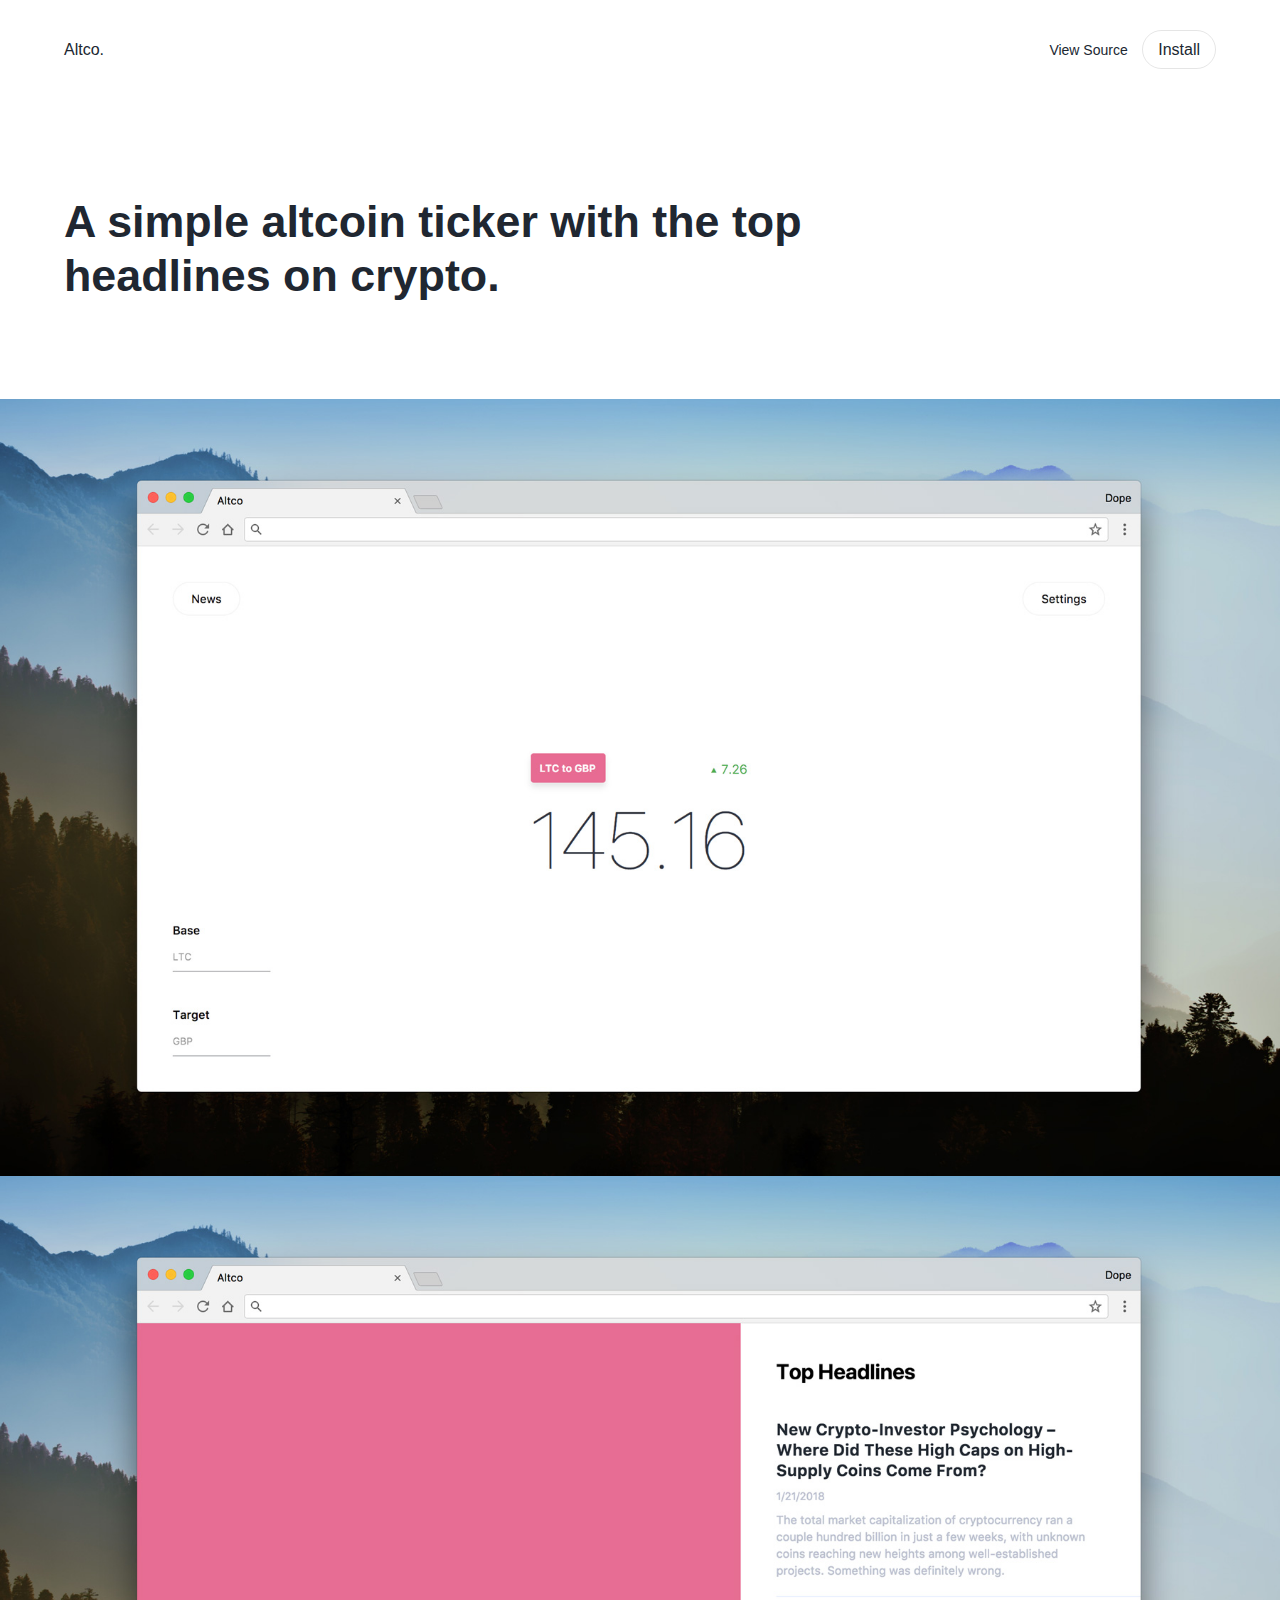
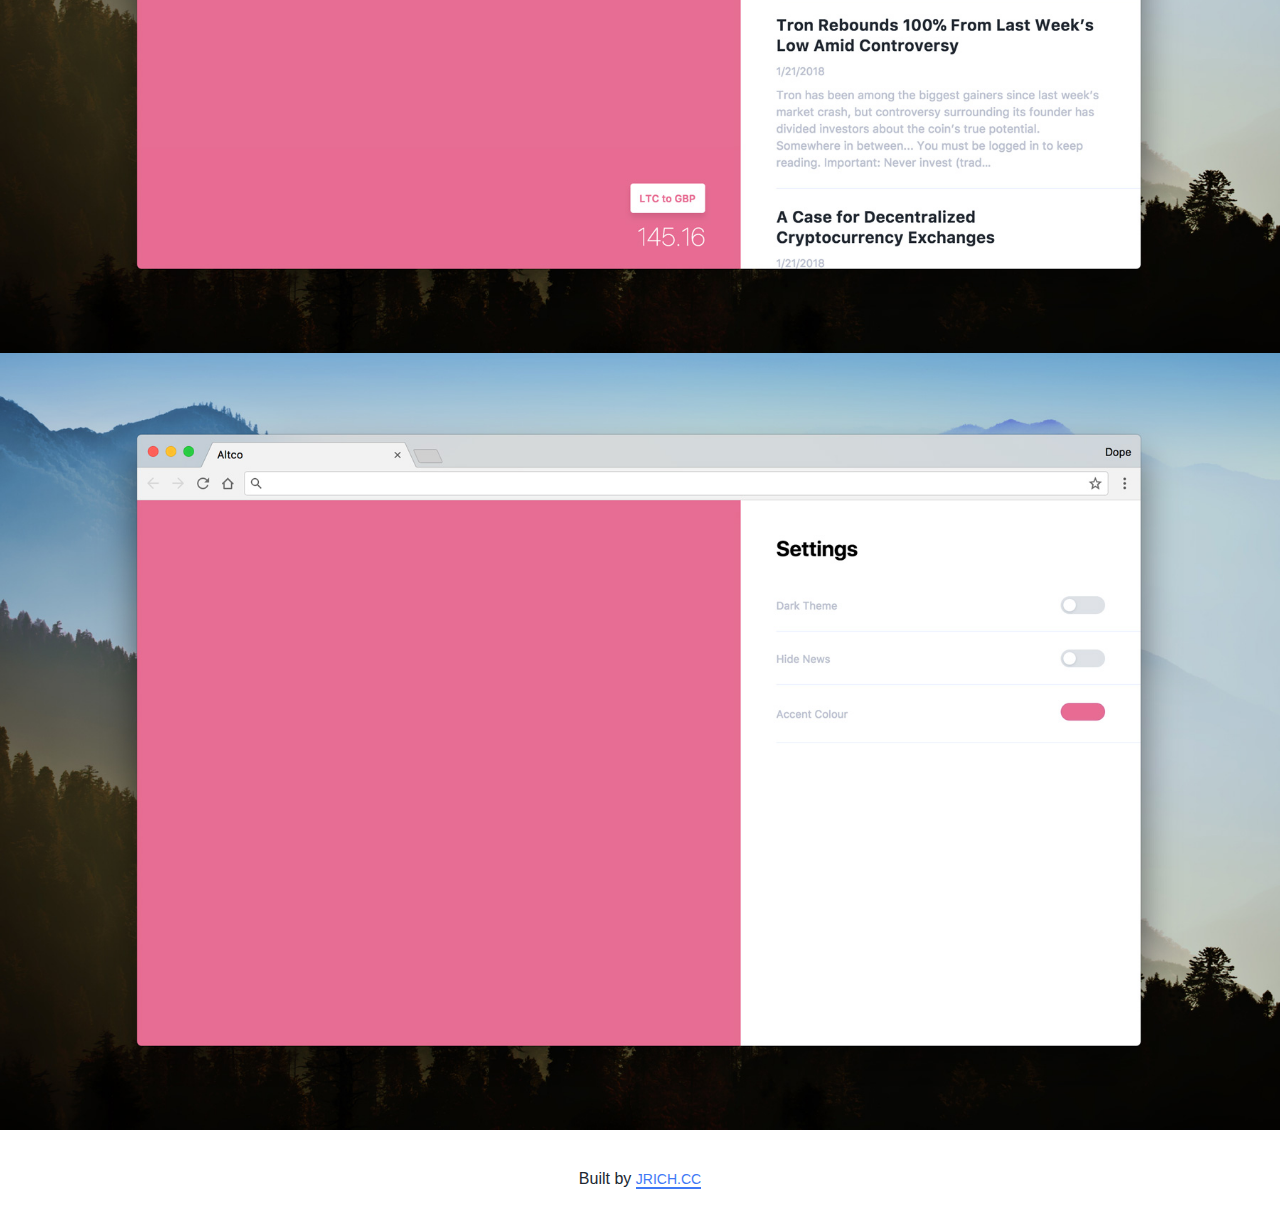
<file: docs/index.html>
<!DOCTYPE html>
<html lang="en">
<head>
    <meta charset="UTF-8">
    <meta name="viewport" content="width=device-width, initial-scale=1.0">
    <meta http-equiv="X-UA-Compatible" content="ie=edge">
    <title>Altco</title>
    <link rel="stylesheet" href="style.css">

    <meta name="twitter:card" content="summary" />
    <meta name="twitter:creator" content="@joericho" />
    <meta property="og:url" content="http://altco.space" />
    <meta property="og:title" content="Altco" />
    <meta property="og:description" content="A simple altcoin ticker with the top headlines on crypto" />
    <meta property="og:image" content="http://altco.space/images/dark.jpg" />
</head>
<body>
    <main>
        <header>
            <a href="/" class="logo">Altco.</a><!--
            --><div class="install">
            <a class="source" target="_blank" href="//github.com/dope/altco">View Source</a>
            <a class="btn js-download" target="_blank" href="https://chrome.google.com/webstore/detail/altco/dlmjmklpkfldkhbfkkhbnegfiacaognj?ref=producthunt">Install</a>
            </div>
        </header>

        <section class="hero">
          <h1>A simple altcoin ticker with the top headlines on crypto.</h1>
        </section>
    </main>

    <section class="gallery">
      <img src="images/light.jpg" alt="" class="gallery__item">
      <img src="images/news.jpg" alt="" class="gallery__item">
      <img src="images/settings.jpg" alt="" class="gallery__item">
    </section>

    <footer>
      <p>Built by <a href="http://jrich.cc" target="_blank">jrich.cc</a></p>
    </footer>

    <script async src="https://www.googletagmanager.com/gtag/js?id=UA-43771945-4"></script>
    <script>
      window.dataLayer = window.dataLayer || [];
      function gtag(){dataLayer.push(arguments);}
      gtag('js', new Date());

      gtag('config', 'UA-43771945-4');
    document.querySelector('.js-download').addEventListener('click', function() {
      gtag('event', 'click', {
        'event_category': 'downloads',
        'event_label': 'Hero Button'
      });
    });
    </script>
</body>
</html>
</file>
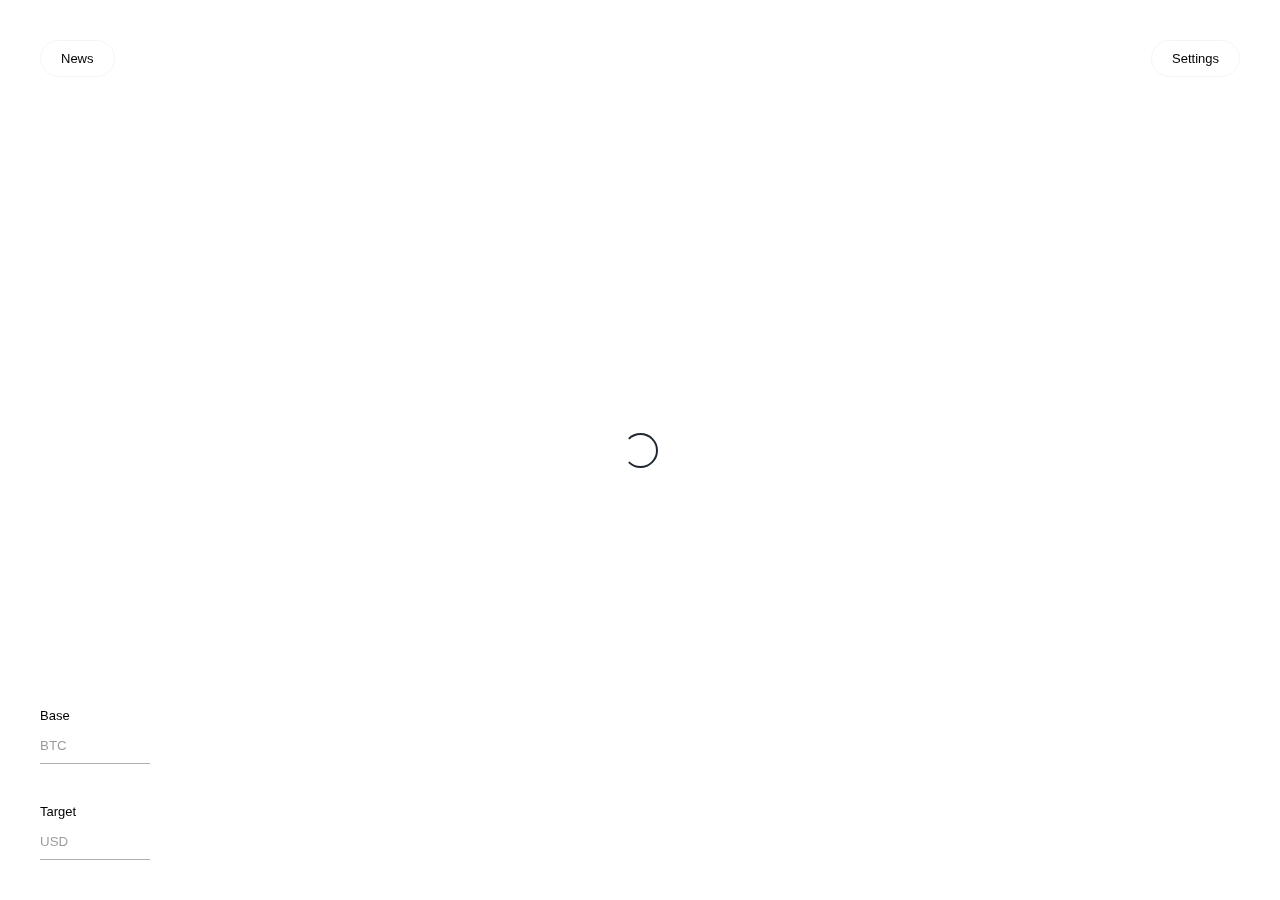
<file: src/override.html>
<!DOCTYPE html>
<html lang="en">
<head>
    <meta charset="UTF-8">
    <meta name="viewport" content="width=device-width, initial-scale=1.0">
    <meta http-equiv="X-UA-Compatible" content="ie=edge">
    <title>Altco</title>
    <link rel="stylesheet" href="style.css">
    <style>
      .bg-accent {
        background: #3F79F6;
      }

      .c-accent {
        color: #3F79F6;
      }
    </style>
</head>
<body>

  <span class="spinner" id="spinner"></span>

  <section>
    <div class="group">
      <label>Base</label>
      <input type="text" id="base">
    </div>

    <div class="group">
      <label>Target</label>
      <input type="text" id="target">
    </div>
  </section>

  <div id="main" class="main price">
    <h4 class="price__name bg-accent" id="name"></h4>
    <span id="price"></span>

    <span class="change" id="change"></span>
  </div>

  <button class="btn btn--news newsBtn">News</button>

  <div class="modal modal--news">
    <div class="modal__price">
      <h4 class="price__name c-accent" id="modalName"></h4>
      <span id="modalPrice"></span>
    </div>

    <div class="modal__overlay modal__overlay--news bg-accent"></div>
    <div class="modal__inner">
      <span class="spinner spinner--modal" id="modalSpinner"></span>
      <div id="mainPosts">
        <h1 class="modal__title">Top Headlines</h1>
        <article id="posts">
        </article>
      </div>
    </div>
  </div>

  <button class="btn btn--settings settingsBtn">Settings</button>

  <div class="modal modal--settings">
    <div class="modal__overlay modal__overlay--settings bg-accent"></div>
    <div class="modal__inner">
      <h1 class="modal__title">Settings</h1>
      <div class="settings">
        <div class="settings__item">
          <span>Dark Theme</span>
          <div class="checkbox">
            <input id="theme" type="checkbox">
            <label for="theme"></label>
          </div>
        </div>

        <div class="settings__item">
          <span>Hide News</span>
          <div class="checkbox">
            <input id="hideNews" type="checkbox">
            <label for="hideNews"></label>
          </div>
        </div>

        <div class="settings__item">
          <span>Accent Colour</span>
          <label class="color bg-accent">
            <input class="color__input" type="color" id="color">
          </label>
        </div>

      </div>
    </div>
  </div>

</body>

<script src="scripts.js" charset="utf-8"></script>
</html>
</file>
<file: docs/style.css>
:root {
  --main-accent: #3F79F6;
  --font-stack: -apple-system, BlinkMacSystemFont, "Segoe UI", Roboto, Helvetica, Arial, sans-serif, "Apple Color Emoji", "Segoe UI Emoji", "Segoe UI Symbol";
  --success-color: #4CAF50;
  --error-color: #D03910;
  --input-color: #30343F;
  --dark-theme: #202731;
  --color-white: #FFFFFF;
  --toggle-background: rgba(0, 0, 0, 0.5);
  --toggle-label: #DEE2E7;
  --label-box-shadow: #B7C0C8;
  --label-font-size: 13px;
  --price-font-size: 8vw;
  --price-name-font-size: 1vw;
  --change-font-size: 14px;
  --change-arrow-size: 0.7vw;
}

* {
  margin: 0;
  padding: 0;
  box-sizing: border-box;
}

html {
  font-family: var(--font-stack);
}

body {
  color: var(--dark-theme);
  font-size: 16px;
}

a {
  color: var(--dark-theme);
  text-decoration: none;
  transition: opacity 300ms linear;
}

a:hover {
  opacity: 0.6;
}

header {
  position: sticky;
  width: 100%;
  padding: 40px 0;
}

.logo {
  color: var(--dark-theme);
  display: inline-block;
  vertical-align: middle;
  width: 30%;
}

.install {
  display: inline-block;
  vertical-align: middle;
  width: 70%;
  text-align: right;
}

.source {
  margin-right: 10px;
  font-size: 14px;
}

.btn {
  border: 1px solid rgba(0, 0, 0, 0.1);
  padding: 10px 15px;
  border-radius: 100px;
}

main {
  max-width: 1380px;
  width: 90%;
  margin: 0 auto;
}

.hero {
  height: 300px;
  display: flex;
  align-items: center;
}

.hero h1 {
  font-size: 25px;
  line-height: 1.3;
}

@media only screen and (min-width: 50em) {
  .hero h1 {
    max-width: 70%;
    font-size: 3.5vw;
    line-height: 1.2;
  }
}

.gallery__item {
  display: block;
  width: 100%;
  height: auto;
}

footer {
  padding: 40px;
  text-align: center;
}

footer a {
  color: var(--main-accent);
  border-bottom: 2px solid var(--main-accent);
  text-transform: uppercase;
  font-size: 14px;
  font-weight: 500;
}
</file>
<file: src/style.css>
:root {
  --font-stack: -apple-system, BlinkMacSystemFont, "Segoe UI", Roboto, Helvetica, Arial, sans-serif, "Apple Color Emoji", "Segoe UI Emoji", "Segoe UI Symbol";
  --success-color: #4CAF50;
  --error-color: #D03910;
  --input-color: #30343F;
  --dark-theme: #202731;
  --color-white: #FFFFFF;
  --toggle-background: var(--label-box-shadow);
  --toggle-label: #DEE2E7;
  --label-box-shadow: #B7C0C8;
  --label-font-size: 13px;
  --price-font-size: 8vw;
  --price-name-font-size: 1vw;
  --change-font-size: 14px;
  --change-arrow-size: 0.7vw;
}

* {
  margin: 0;
  padding: 0;
  box-sizing: border-box;
}

html {
  font-family: var(--font-stack);
  overflow: hidden;
}

body {
  height: 100vh;
  display: flex;
  width: 100%;
  align-items: center;
  justify-content: center;
}

section {
  position: fixed;
  bottom: 20px;
  left: 20px;
  width: 300px;
}

label {
  display: block;
  font-size: var(--label-font-size);
  margin-bottom: 5px;
  font-weight: 500;
}

.group {
  width: 50%;
  padding: 20px;
}

input {
  display: block;
  width: 100%;
  -webkit-appearance: none;
  padding: 10px;
  padding-left: 0;
  border: 0;
  background: transparent;
  border-bottom: 1px solid var(--input-color);
  border-radius: 0;
  font-family: var(--font-stack);
  outline: 0;
  opacity: 0.4;
  text-transform: uppercase;
}

.change {
  position: absolute;
  top: 0.8vw;
  right: 0;
  font-size: var(--change-font-size);
}

.change span {
  position: relative;
  top: -1px;
  margin-right: 5px;
  font-size: var(--change-arrow-size);
}

.up {
  color: var(--success-color);
}

.down {
  color: var(--error-color);
}

.price {
  position: relative;
  display: block;
  font-size: var(--price-font-size);
  font-weight: 100;
  color: var(--input-color);
  text-align: left;
}

.price__name {
  font-size: var(--price-name-font-size);
  text-align: left;
  font-weight: 600;
  box-shadow: 0 5px 10px rgba(0, 0, 0, 0.1);
  color: var(--color-white);
  padding: 10px;
  border-radius: 3px;
  display: table;
  margin-bottom: 10px;
}

.spinner {
  position: absolute;
  z-index: 100000000;
  top: 0;
  left: 0;
  right: 0;
  bottom: 0;
  margin: auto;
  border-radius: 100px;
  width: 35px;
  height: 35px;
  border-top: 2px solid var(--dark-theme);
  border-right: 2px solid var(--dark-theme);
  border-bottom: 2px solid var(--dark-theme);
  border-left: 2px solid transparent;
  animation: spin 500ms linear infinite;
  opacity: 1;
  transition: opacity 400ms ease-in-out 300ms;
}

.spinner--modal {
  position: absolute;
}

.main {
  opacity: 0;
  transition: opacity 400ms ease-in-out 300ms;
}

.checkbox {
  position: relative;
  width: 50px;
}

.checkbox span {
  position: absolute;
  min-width: 100px;
  top: -25px;
  left: -30px;
  right: 0;
  margin: auto;
  text-align: center;
  transform: translate3d(0, 10px, 0);
  opacity: 0;
  transition: transform 300ms ease-in-out 200ms, opacity 300ms ease-in-out 200ms;
}

.checkbox input {
  display: block;
  -webkit-appearance: none;
  width: 50px;
  border-bottom: 0;
}

.checkbox label {
  cursor: ew-resize;
  background: var(--toggle-label);
  position: absolute;
  top: 0;
  bottom: 0;
  margin: auto;
  width: 100%;
  height: 20px;
  content: "";
  border-radius: 100px;
}

.checkbox label:hover span {
  transform: translate3d(0, 0, 0);
  opacity: 1;
}

.checkbox label:after {
  position: absolute;
  top: -1px;
  bottom: 0;
  left: 3px;
  margin: auto;
  width: 14px;
  height: 14px;
  border-radius: 100px;
  background: var(--color-white);
  content: "";
  transition: left 200ms linear;
  box-shadow: 0 1px 4px var(--label-box-shadow);
}

.checkbox input:checked + label:after {
  left: calc(100% - 18px);
}

.btn {
  position: relative;
  z-index: 0;
  -webkit-appearance: none;
  box-shadow: 0;
  border: 0;
  border-radius: 0;
  font-family: var(--font-stack);
  font-size: var(--label-font-size);
  border: 1px solid #f4f4f4;
  padding: 10px 20px;
  border-radius: 100px;
  transition:
            border-color 300ms ease-in-out,
            color 300ms ease-in-out,
            transform 300ms ease-in-out;
  cursor: pointer;
  outline: 0;
  background: transparent;
}

.btn--news {
  position: fixed;
  top: 40px;
  left: 40px;
}

.btn--settings {
  position: fixed;
  top: 40px;
  right: 40px;
}

.btn:focus {
  transform: scale(0.9);
}

/* Dark Theme */
.dark {
  background: var(--dark-theme);
}

.dark .price {
  color: var(--color-white);
}

.dark .spinner {
  border-top: 2px solid var(--color-white);
  border-right: 2px solid var(--color-white);
  border-bottom: 2px solid var(--color-white);
}

.dark label {
  color: var(--color-white);
}

.dark input {
  border-bottom-color: var(--color-white);
  color: var(--color-white);
}

.dark .btn {
  border: 1px solid rgba(225, 225, 225, 0.1);
  color: var(--color-white);
}

.dark .modal__inner {
  background: var(--dark-theme);
}

.dark .modal__title{
  background: var(--dark-theme);
  color: var(--color-white);
}

.dark .footer {
  background: var(--dark-theme);
  color: var(--color-white)
}

.dark .article__title {
  color: var(--color-white)
}

.dark .article:hover {
  background: rgba(0, 0, 0, 0.2);
}

.dark .checkbox label {
  background: rgba(0, 0, 0, 0.4)
}

.dark .keyboard__shortcut {
  background: rgba(225, 225, 225, 0.4)
}

.show {
  opacity: 1;
}

.hide {
  opacity: 0;
}

.hidden {
  display: none;
}

@keyframes spin {
  from {
    transform: rotate(0deg);
  }

  to {
    transform: rotate(360deg);
  }
}

.modal {
  position: fixed;
  z-index: 1;
  top: 0;
  left: 0;
  width: 100%;
  height: 100%;
  display: flex;
  align-items: center;
  justify-content: flex-end;
  pointer-events: none;
  opacity: 0;
  transition: opacity 400ms linear;
}

.modal__overlay {
  position: absolute;
  top: 0;
  left: 0;
  width: 100%;
  height: 100%;
  cursor: e-resize;
}

.modal__inner {
  background: var(--color-white);
  position: relative;
  z-index: 1;
  width: 100%;
  max-width: 450px;
  height: 100vh;
  box-shadow: 0px 10px 20px rgba(0, 0, 0, 0.01);
  transform: translate3d(150px, 0, 0);
  opacity: 0;
  transition: transform 300ms ease-in-out 100ms, opacity 300ms ease-in-out 100ms;
  overflow: scroll;
}

.modal--open {
  pointer-events: all;
  opacity: 1;
  transition: opacity 400ms linear;
}

.modal--open .modal__inner {
  transform: translate3d(0, 0, 0);
  opacity: 1;
  transition: transform 300ms ease-in-out 100ms, opacity 300ms ease-in-out 100ms;
}

.modal__title {
  position: sticky;
  z-index: 100;
  top: 0;
  padding: 40px;
  padding-bottom: 20px;
  width: 100%;
  background: var(--color-white);
}

.modal__price {
  position: fixed;
  bottom: 20px;
  right: 490px;
  z-index: 10000000000000;
  display: flex;
  flex-direction: column;
  align-items: flex-end;
}

.modal__price .price__name {
  background: var(--color-white);
  transition: opacity 400ms linear 100ms;
}

.modal__price span {
  font-size: 2.5vw;
  color: var(--color-white);
  font-weight: 100;
  transition: opacity 400ms linear 100ms;
}

.article {
  padding: 20px 40px;
  padding-left: 40px;
  position: relative;
  display: block;
  text-decoration: none;
  transition: background 300ms ease-in-out 100ms;
}

.article:hover {
  background: #EEF4FF;
}

.article > * {
  color: #BBC1CF;
}

.article:after {
  position: absolute;
  bottom: 0;
  right: 0;
  width: calc(100% - 40px);
  height: 1px;
  background: rgba(63, 121, 246, 0.1);
  content: "";
}

.article__title {
  margin-bottom: 5px;
  line-height: 1.3;
  color: var(--dark-theme);
}

.article__time {
  display: block;
  margin: 10px 0;
}

.article__desc {
  line-height: 1.5;
  font-size: 13px;
}

.settings__item {
  display: flex;
  justify-content: space-between;
  align-items: center;
  padding: 20px 40px;
  padding-left: 40px;
  position: relative;
  text-decoration: none;
  transition: background 300ms ease-in-out 100ms;
}

.settings__item > * {
  color: #BBC1CF;
}

.settings__item:after {
  position: absolute;
  bottom: 0;
  right: 0;
  width: calc(100% - 40px);
  height: 1px;
  background: rgba(63, 121, 246, 0.1);
  content: "";
}

.color {
  width: 50px;
  height: 20px;
  border-radius: 100px;
  border: 1px solid rgba(63, 121, 246, 0.1);
}

.color__input {
  padding: 0;
  border: 0;
  opacity: 0;
  cursor: pointer;
}

.footer {
  background: var(--color-white);
  position: absolute;
  bottom: 0;
  width: 100%;
  padding: 40px;
}

.footer h4 {
  margin-bottom: 20px;
}

.keyboard {
  margin-bottom: 10px;
}

.keyboard__shortcut {
  border-radius: 4px;
  padding: 3px 6px;
  line-height: 1;
  display: inline-block;
  margin-right: 10px;
  border: 1px solid rgba(0, 0, 0, 0.1);
}

#mainPosts {
  transition: opacity 400ms ease-in-out 300ms;
}
</file>
